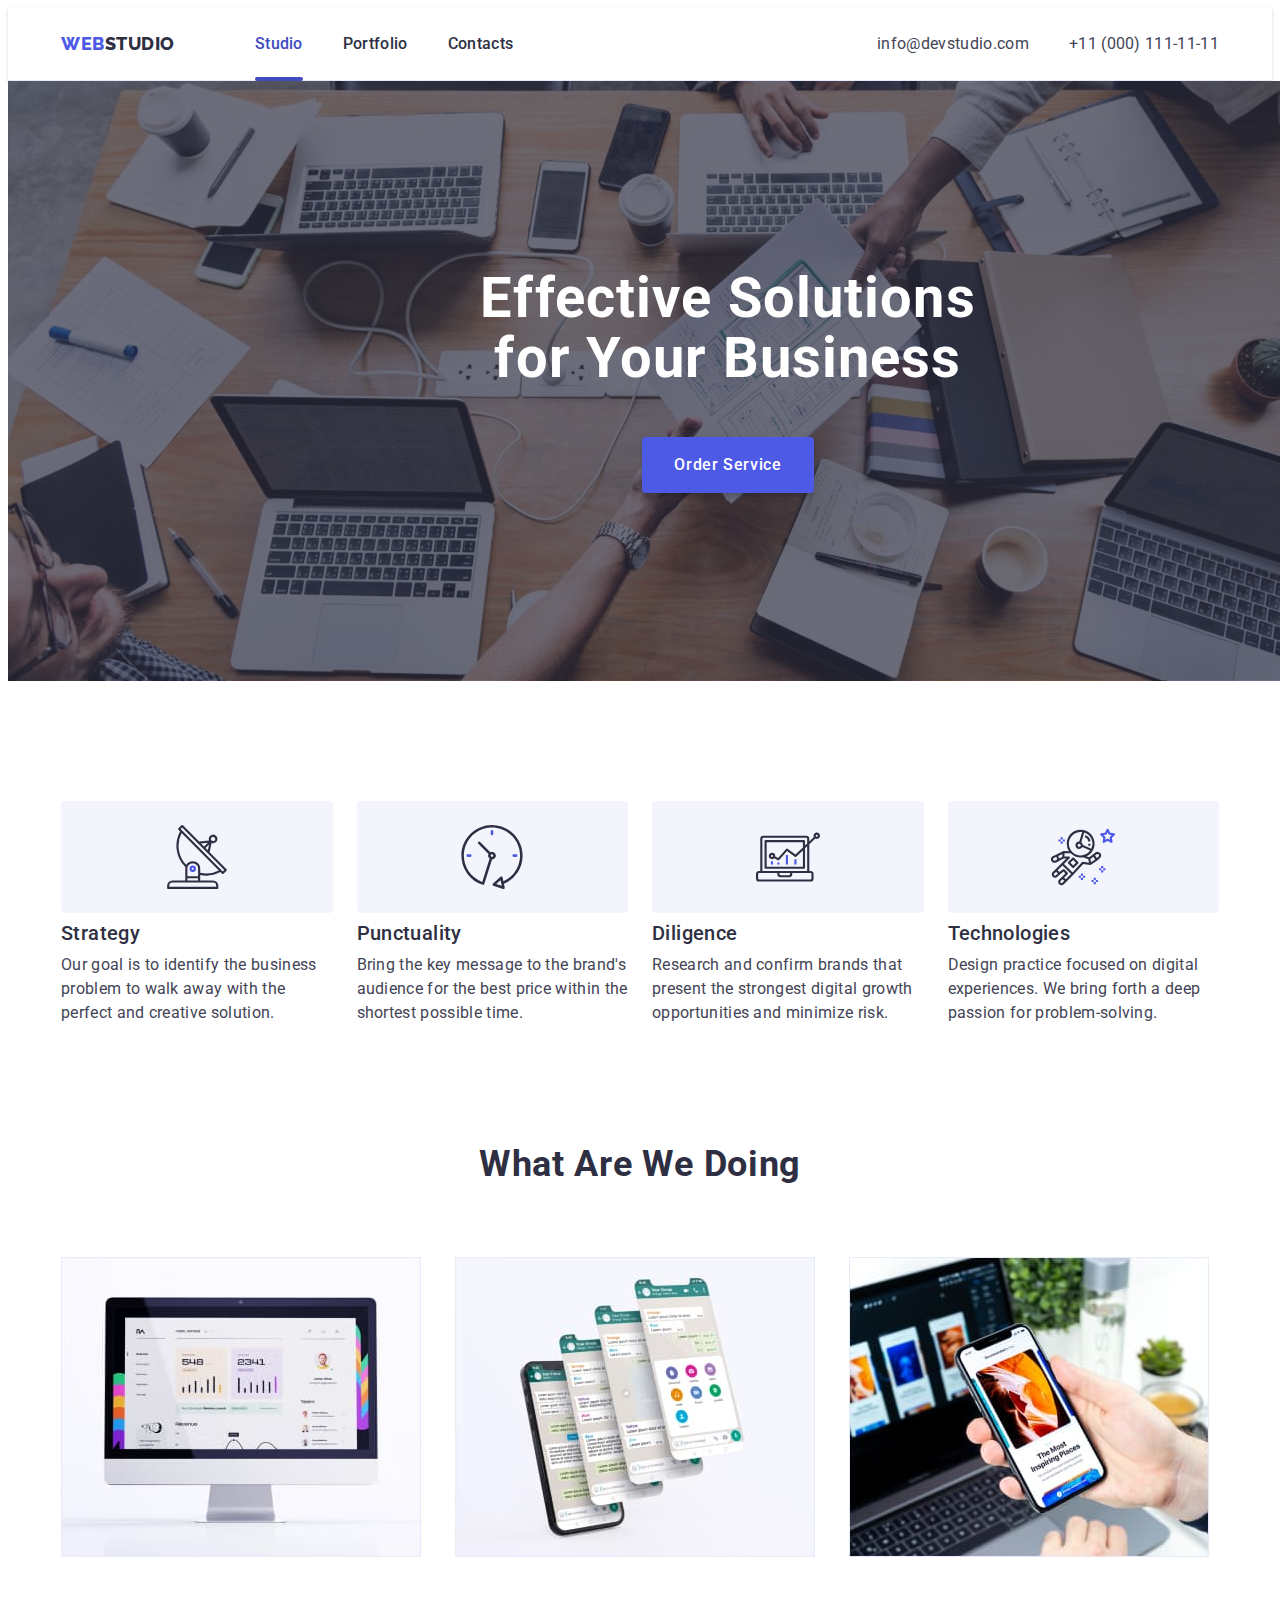
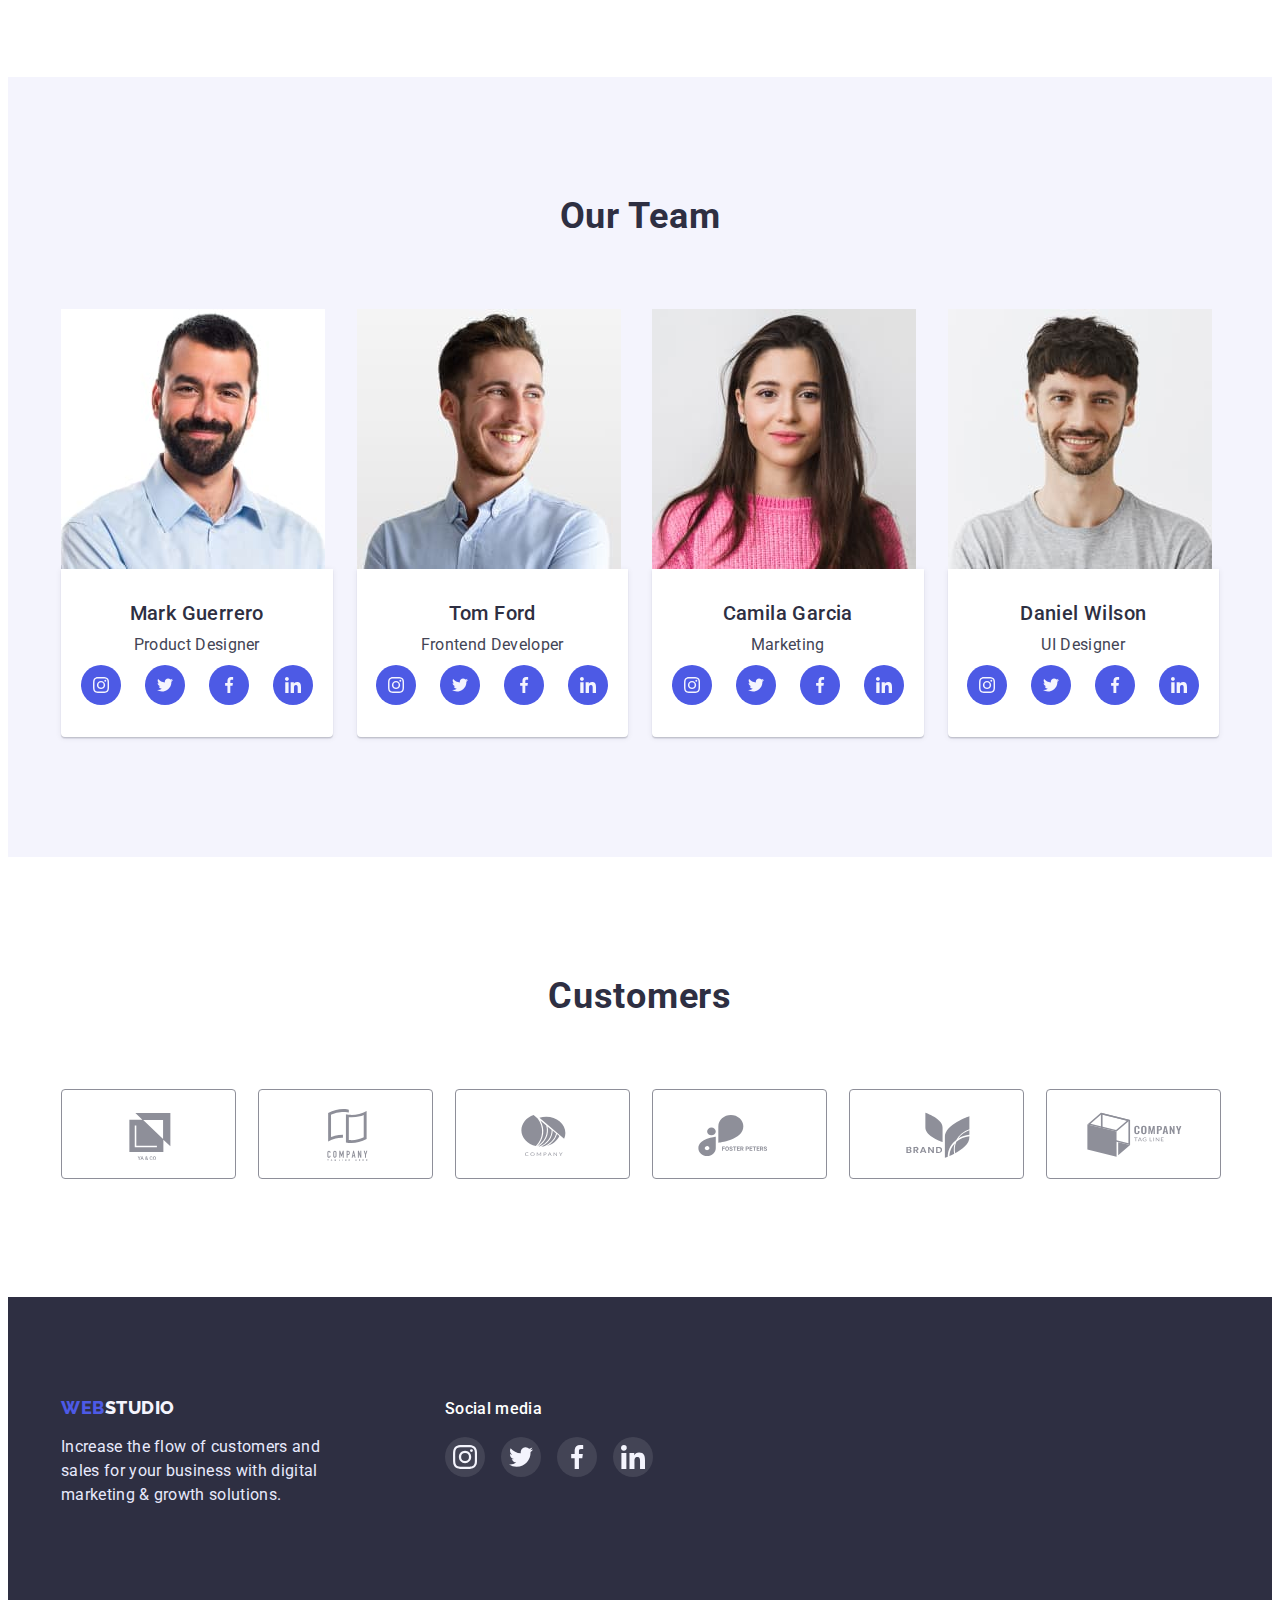
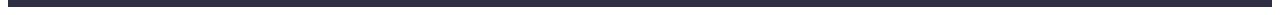
<file: index.html>
<!DOCTYPE html>
<html lang="en">
  <head>
    <meta charset="UTF-8" />
    <meta http-equiv="X-UA-Compatible" content="IE=edge" />
    <meta name="viewport" content="width=device-width, initial-scale=1.0" />
    <title>WebStudio</title>
    <link rel="preconnect" href="https://fonts.googleapis.com" />
    <link rel="preconnect" href="https://fonts.gstatic.com" crossorigin />
    <link
      href="https://fonts.googleapis.com/css2?family=Raleway:wght@800&family=Roboto:wght@400;500;700;900&display=swap"
      rel="stylesheet"
    />
    <link
      rel="stylesheet"
      href="https://cdnjs.cloudflare.com/ajax/libs/modern-normalize/1.1.0/modern-normalize.min.css"
      integrity="sha512-wpPYUAdjBVSE4KJnH1VR1HeZfpl1ub8YT/NKx4PuQ5NmX2tKuGu6U/JRp5y+Y8XG2tV+wKQpNHVUX03MfMFn9Q=="
      crossorigin="anonymous"
      referrerpolicy="no-referrer"
    />
    <link rel="stylesheet" href="./css/styles.css" />
  </head>
  <body>
    <header class="header">
      <div class="container header-container">
        <nav class="header-nav">
          <a class="header-logo link" href="./index.html"
            >WEB<span class="header-logo-part">Studio</span></a
          >
          <ul class="header-list list">
            <li class="header-item">
              <a class="header-link current link" href="./index.html">Studio</a>
            </li>
            <li class="header-item">
              <a class="header-link link" href="./portfolio.html">Portfolio</a>
            </li>
            <li class="header-item">
              <a class="header-link link" href="">Contacts</a>
            </li>
          </ul>
        </nav>
        <address class="address">
          <ul class="header-contact-list list">
            <li class="header-contact-item">
              <a
                class="header-contact-link link"
                href="mailto:info@devstudio.com"
                >info@devstudio.com</a
              >
            </li>
            <li class="header-contact-item">
              <a class="header-contact-link link" href="tel:+110001111111"
                >+11 (000) 111-11-11</a
              >
            </li>
          </ul>
        </address>
      </div>
    </header>
    <main>
      <section class="hero">
        <div class="container hero-container">
          <h1 class="hero-title">Effective Solutions for Your Business</h1>
          <button type="button" data-modal-open class="hero-btn">
            Order Service
          </button>
        </div>
      </section>
      <section class="qualities section">
        <div class="container qualities-container">
          <h2 hidden class="qualities-title">Advantages</h2>
          <ul class="qualities-list list">
            <li class="qualities-item">
              <div class="qualities-icon-box">
                <svg class="qualities-icon" width="64" height="64">
                  <use href="./images/icons.svg#icon-antenna"></use>
                </svg>
              </div>
              <h3 class="qualities-name">Strategy</h3>
              <p class="qualities-text">
                Our goal is to identify the business problem to walk away with
                the perfect and creative solution.
              </p>
            </li>
            <li class="qualities-item">
              <div class="qualities-icon-box">
                <svg class="qualities-icon" width="64" height="64">
                  <use href="./images/icons.svg#icon-clock"></use>
                </svg>
              </div>
              <h3 class="qualities-name">Punctuality</h3>
              <p class="qualities-text">
                Bring the key message to the brand's audience for the best price
                within the shortest possible time.
              </p>
            </li>
            <li class="qualities-item">
              <div class="qualities-icon-box">
                <svg class="qualities-icon" width="64" height="64">
                  <use href="./images/icons.svg#icon-diagram"></use>
                </svg>
              </div>
              <h3 class="qualities-name">Diligence</h3>
              <p class="qualities-text">
                Research and confirm brands that present the strongest digital
                growth opportunities and minimize risk.
              </p>
            </li>
            <li class="qualities-item">
              <div class="qualities-icon-box">
                <svg class="qualities-icon" width="64" height="64">
                  <use href="./images/icons.svg#icon-astronaut"></use>
                </svg>
              </div>
              <h3 class="qualities-name">Technologies</h3>
              <p class="qualities-text">
                Design practice focused on digital experiences. We bring forth a
                deep passion for problem-solving.
              </p>
            </li>
          </ul>
        </div>
      </section>
      <section class="creation section">
        <div class="container">
          <h2 class="creation-title">What Are We Doing</h2>
          <ul class="creation-list list">
            <li class="creation-item">
              <img src="./images/computer.jpg" alt="computer" width="360" />
            </li>
            <li class="creation-item">
              <img src="./images/messenger.jpg" alt="messenger" width="360" />
            </li>
            <li class="creation-item">
              <img src="./images/phone.jpg" alt="phone" width="360" />
            </li>
          </ul>
        </div>
      </section>
      <section class="team section">
        <div class="container team-container">
          <h2 class="team-title">Our Team</h2>
          <ul class="team-list list">
            <li class="team-item">
              <img src="./images/mark.jpg" alt="Mark Guerrero" width="264" />
              <div class="team-text">
                <h3 class="team-worker-name">Mark Guerrero</h3>
                <p class="team-worker-position">Product Designer</p>
                <ul class="team-soc-list list">
                  <li class="team-soc-item">
                    <a class="team-soc-link link" href>
                      <svg class="team-soc-icon" width="16" height="16">
                        <use href="./images/icons.svg#icon-instagram"></use>
                      </svg>
                    </a>
                  </li>
                  <li class="team-soc-item">
                    <a class="team-soc-link link" href>
                      <svg class="team-soc-icon" width="16" height="16">
                        <use href="./images/icons.svg#icon-twitter"></use>
                      </svg>
                    </a>
                  </li>
                  <li class="team-soc-item">
                    <a class="team-soc-link link" href>
                      <svg class="team-soc-icon" width="16" height="16">
                        <use href="./images/icons.svg#icon-facebook"></use>
                      </svg>
                    </a>
                  </li>
                  <li class="team-soc-item">
                    <a class="team-soc-link link" href>
                      <svg class="team-soc-icon" width="16" height="16">
                        <use href="./images/icons.svg#icon-linkedin"></use>
                      </svg>
                    </a>
                  </li>
                </ul>
              </div>
            </li>
            <li class="team-item">
              <img src="./images/tom.jpg" alt="Tom Ford" width="264" />
              <div class="team-text">
                <h3 class="team-worker-name">Tom Ford</h3>
                <p class="team-worker-position">Frontend Developer</p>
                <ul class="team-soc-list list">
                  <li class="team-soc-item">
                    <a class="team-soc-link link" href>
                      <svg class="team-soc-icon" width="16" height="16">
                        <use href="./images/icons.svg#icon-instagram"></use>
                      </svg>
                    </a>
                  </li>
                  <li class="team-soc-item">
                    <a class="team-soc-link link" href>
                      <svg class="team-soc-icon" width="16" height="16">
                        <use href="./images/icons.svg#icon-twitter"></use>
                      </svg>
                    </a>
                  </li>
                  <li class="team-soc-item">
                    <a class="team-soc-link link" href>
                      <svg class="team-soc-icon" width="16" height="16">
                        <use href="./images/icons.svg#icon-facebook"></use>
                      </svg>
                    </a>
                  </li>
                  <li class="team-soc-item">
                    <a class="team-soc-link link" href>
                      <svg class="team-soc-icon" width="16" height="16">
                        <use href="./images/icons.svg#icon-linkedin"></use>
                      </svg>
                    </a>
                  </li>
                </ul>
              </div>
            </li>
            <li class="team-item">
              <img src="./images/camila.jpg" alt="Camila Garcia" width="264" />
              <div class="team-text">
                <h3 class="team-worker-name">Camila Garcia</h3>
                <p class="team-worker-position">Marketing</p>
                <ul class="team-soc-list list">
                  <li class="team-soc-item">
                    <a class="team-soc-link link" href>
                      <svg class="team-soc-icon" width="16" height="16">
                        <use href="./images/icons.svg#icon-instagram"></use>
                      </svg>
                    </a>
                  </li>
                  <li class="team-soc-item">
                    <a class="team-soc-link link" href>
                      <svg class="team-soc-icon" width="16" height="16">
                        <use href="./images/icons.svg#icon-twitter"></use>
                      </svg>
                    </a>
                  </li>
                  <li class="team-soc-item">
                    <a class="team-soc-link link" href>
                      <svg class="team-soc-icon" width="16" height="16">
                        <use href="./images/icons.svg#icon-facebook"></use>
                      </svg>
                    </a>
                  </li>
                  <li class="team-soc-item">
                    <a class="team-soc-link link" href>
                      <svg class="team-soc-icon" width="16" height="16">
                        <use href="./images/icons.svg#icon-linkedin"></use>
                      </svg>
                    </a>
                  </li>
                </ul>
              </div>
            </li>
            <li class="team-item">
              <img src="./images/daniel.jpg" alt="Daniel Wilson" width="264" />
              <div class="team-text">
                <h3 class="team-worker-name">Daniel Wilson</h3>
                <p class="team-worker-position">UI Designer</p>
                <ul class="team-soc-list list">
                  <li class="team-soc-item">
                    <a class="team-soc-link link" href>
                      <svg class="team-soc-icon" width="16" height="16">
                        <use href="./images/icons.svg#icon-instagram"></use>
                      </svg>
                    </a>
                  </li>
                  <li class="team-soc-item">
                    <a class="team-soc-link link" href>
                      <svg class="team-soc-icon" width="16" height="16">
                        <use href="./images/icons.svg#icon-twitter"></use>
                      </svg>
                    </a>
                  </li>
                  <li class="team-soc-item">
                    <a class="team-soc-link link" href>
                      <svg class="team-soc-icon" width="16" height="16">
                        <use href="./images/icons.svg#icon-facebook"></use>
                      </svg>
                    </a>
                  </li>
                  <li class="team-soc-item">
                    <a class="team-soc-link link" href>
                      <svg class="team-soc-icon" width="16" height="16">
                        <use href="./images/icons.svg#icon-linkedin"></use>
                      </svg>
                    </a>
                  </li>
                </ul>
              </div>
            </li>
          </ul>
        </div>
      </section>
      <section class="customers section">
        <div class="container customers-container">
          <h2 class="customers-title">Customers</h2>
          <ul class="customers-list list">
            <li class="customers-item">
              <a class="customers-link link" href>
                <svg class="customers-icon" width="104" height="56">
                  <use href="./images/icons.svg#icon-Logo-1"></use>
                </svg>
              </a>
            </li>
            <li class="customers-item">
              <a class="customers-link link" href="">
                <svg class="customers-icon" width="104" height="56">
                  <use href="./images/icons.svg#icon-Logo-2"></use>
                </svg>
              </a>
            </li>
            <li class="customers-item">
              <a class="customers-link link" href="">
                <svg class="customers-icon" width="104" height="56">
                  <use href="./images/icons.svg#icon-Logo-3"></use>
                </svg>
              </a>
            </li>
            <li class="customers-item">
              <a class="customers-link link" href="">
                <svg class="customers-icon" width="104" height="56">
                  <use href="./images/icons.svg#icon-Logo-4"></use>
                </svg>
              </a>
            </li>
            <li class="customers-item">
              <a class="customers-link link" href="">
                <svg class="customers-icon" width="104" height="56">
                  <use href="./images/icons.svg#icon-Logo-5"></use>
                </svg>
              </a>
            </li>
            <li class="customers-item">
              <a class="customers-link link" href="">
                <svg class="customers-icon" width="104" height="56">
                  <use href="./images/icons.svg#icon-Logo-6"></use>
                </svg>
              </a>
            </li>
          </ul>
        </div>
      </section>
    </main>
    <footer class="footer">
      <div class="container footer-container">
        <div class="footer-info">
          <a class="footer-logo link" href="./index.html"
            >WEB<span class="footer-logo-part">Studio</span></a
          >
          <p class="footer-text">
            Increase the flow of customers and sales for your business with
            digital marketing & growth solutions.
          </p>
        </div>
        <div class="footer-soc">
          <h3 class="footer-soc-title">Social media</h3>
          <ul class="footer-soc-list list">
            <li class="footer-soc-item">
              <a class="footer-soc-link link" href>
                <svg class="customers-icon" width="24" height="24">
                  <use href="./images/icons.svg#icon-instagram"></use>
                </svg>
              </a>
            </li>
            <li class="footer-soc-item">
              <a class="footer-soc-link link" href>
                <svg class="footer-soc-icon" width="24" height="24">
                  <use href="./images/icons.svg#icon-twitter"></use>
                </svg>
              </a>
            </li>
            <li class="footer-soc-item">
              <a class="footer-soc-link link" href>
                <svg class="footer-soc-icon" width="24" height="24">
                  <use href="./images/icons.svg#icon-facebook"></use>
                </svg>
              </a>
            </li>
            <li class="footer-soc-item">
              <a class="footer-soc-link link" href>
                <svg class="footer-soc-icon" width="24" height="24">
                  <use href="./images/icons.svg#icon-linkedin"></use>
                </svg>
              </a>
            </li>
          </ul>
        </div>
      </div>
    </footer>
    <div class="backdrop is-hidden" data-modal>
      <div class="modal">
        <div class="modal-close">
          <button type="button" class="modal-close-btn" data-modal-close>
            <svg class="modal-close-sign" width="8" height="8">
              <use href="./images/icons.svg#icon-close-black"></use>
            </svg>
          </button>
        </div>
      </div>
    </div>
    <script src="./js/modal.js"></script>
  </body>
</html>
</file>
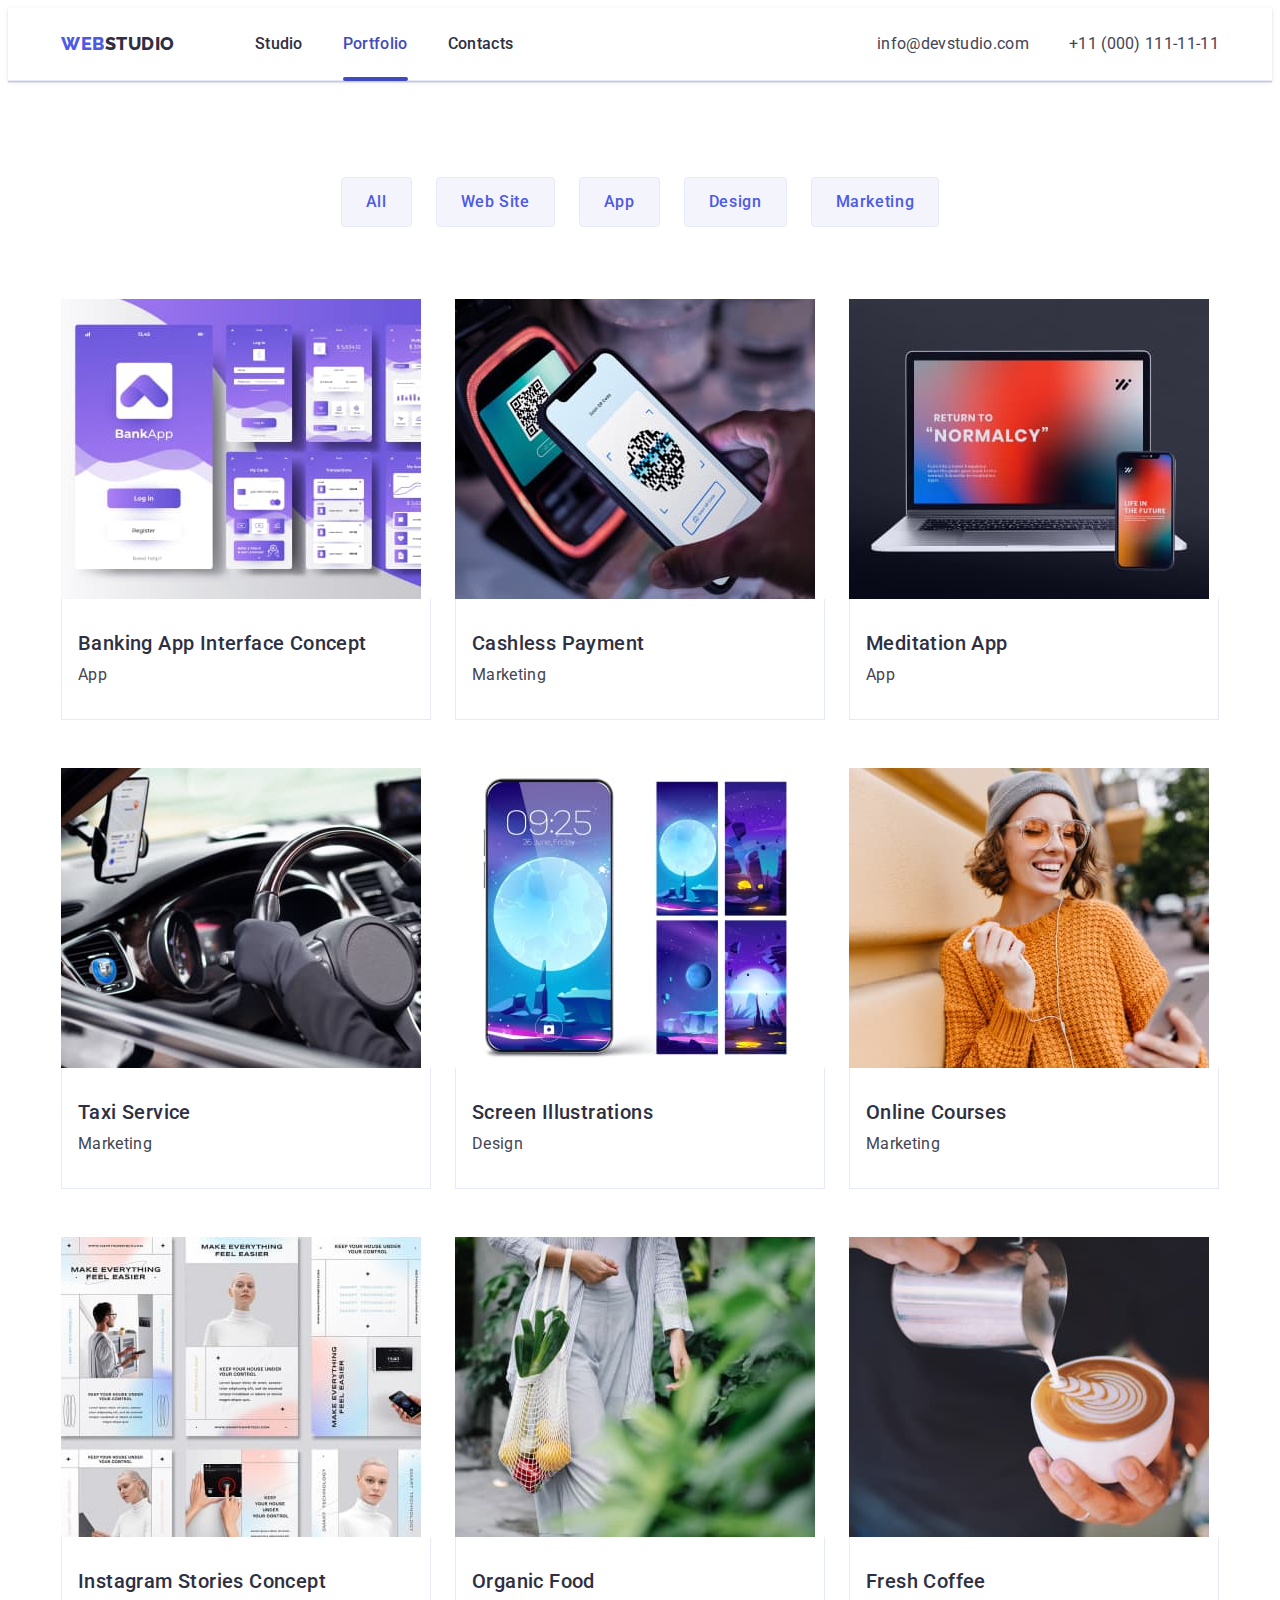
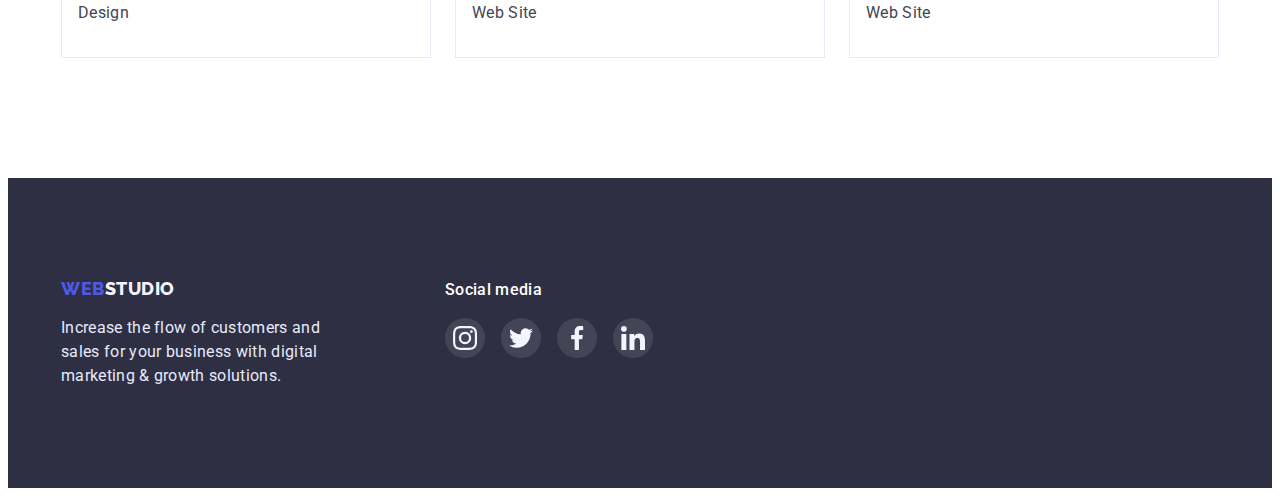
<file: portfolio.html>
<!DOCTYPE html>
<html lang="en">
  <head>
    <meta charset="UTF-8" />
    <meta http-equiv="X-UA-Compatible" content="IE=edge" />
    <meta name="viewport" content="width=device-width, initial-scale=1.0" />
    <title>WebStudio</title>
    <link rel="preconnect" href="https://fonts.googleapis.com" />
    <link rel="preconnect" href="https://fonts.gstatic.com" crossorigin />
    <link
      href="https://fonts.googleapis.com/css2?family=Raleway:wght@800&family=Roboto:wght@400;500;700;900&display=swap"
      rel="stylesheet"
    />
    <link
      rel="stylesheet"
      href="https://cdnjs.cloudflare.com/ajax/libs/modern-normalize/1.1.0/modern-normalize.min.css"
      integrity="sha512-wpPYUAdjBVSE4KJnH1VR1HeZfpl1ub8YT/NKx4PuQ5NmX2tKuGu6U/JRp5y+Y8XG2tV+wKQpNHVUX03MfMFn9Q=="
      crossorigin="anonymous"
      referrerpolicy="no-referrer"
    />
    <link rel="stylesheet" href="./css/styles.css" />
  </head>
  <body>
    <header class="header">
      <div class="container header-container">
        <nav class="header-nav">
          <a class="header-logo link" href="./index.html"
            >WEB<span class="header-logo-part">Studio</span></a
          >
          <ul class="header-list list">
            <li class="header-item">
              <a class="header-link link" href="./index.html">Studio</a>
            </li>
            <li class="header-item">
              <a class="header-link link current" href="./portfolio.html"
                >Portfolio</a
              >
            </li>
            <li class="header-item">
              <a class="header-link link" href="">Contacts</a>
            </li>
          </ul>
        </nav>
        <address class="address">
          <ul class="header-contact-list list">
            <li class="header-contact-item">
              <a
                class="header-contact-link link"
                href="mailto:info@devstudio.com"
                >info@devstudio.com</a
              >
            </li>
            <li class="header-contact-item">
              <a class="header-contact-link link" href="tel:+110001111111"
                >+11 (000) 111-11-11</a
              >
            </li>
          </ul>
        </address>
      </div>
    </header>
    <main>
      <section class="portfolio section">
        <div class="container portfolio-container">
          <h1 hidden class="portfolio-title">Portfolio</h1>
          <ul class="portfolio-btn-list list">
            <li class="portfolio-btn-item">
              <button type="button" class="portfolio-btn">All</button>
            </li>
            <li class="portfolio-btn-item">
              <button type="button" class="portfolio-btn">Web Site</button>
            </li>
            <li class="portfolio-btn-item">
              <button type="button" class="portfolio-btn">App</button>
            </li>
            <li class="portfolio-btn-item">
              <button type="button" class="portfolio-btn">Design</button>
            </li>
            <li class="portfolio-btn-item">
              <button type="button" class="portfolio-btn">Marketing</button>
            </li>
          </ul>
          <ul class="portfolio-card-list list">
            <li class="portfolio-card-item">
              <a class="portfolio-card-link link" href="">
                <div class="portfolio-card-top-wrap">
                  <img
                    src="./images/bank-app.jpg"
                    alt="Banking app interface"
                    width="360"
                  />
                  <p class="portfolio-card-cover-text">
                    14 Stylish and User-Friendly App Design Concepts · Task
                    Manager App · Calorie Tracker App · Exotic Fruit Ecommerce
                    App · Cloud Storage App
                  </p>
                </div>
                <div class="portfolio-card-content">
                  <h2 class="portfolio-card-title">
                    Banking App Interface Concept
                  </h2>
                  <p class="portfolio-card-text">App</p>
                </div>
              </a>
            </li>
            <li class="portfolio-card-item">
              <a class="portfolio-card-link link" href="">
                <div class="portfolio-card-top-wrap">
                  <img
                    src="./images/payment.jpg"
                    alt="Cashless payment"
                    width="360"
                  />
                  <p class="portfolio-card-cover-text">
                    14 Stylish and User-Friendly App Design Concepts · Task
                    Manager App · Calorie Tracker App · Exotic Fruit Ecommerce
                    App · Cloud Storage App
                  </p>
                </div>
                <div class="portfolio-card-content">
                  <h2 class="portfolio-card-title">Cashless Payment</h2>
                  <p class="portfolio-card-text">Marketing</p>
                </div>
              </a>
            </li>
            <li class="portfolio-card-item">
              <a class="portfolio-card-link link" href="">
                <div class="portfolio-card-top-wrap">
                  <img
                    src="./images/maditation-app.jpg"
                    alt="Laptop and phone with a meditation app"
                    width="360"
                  />
                  <p class="portfolio-card-cover-text">
                    14 Stylish and User-Friendly App Design Concepts · Task
                    Manager App · Calorie Tracker App · Exotic Fruit Ecommerce
                    App · Cloud Storage App
                  </p>
                </div>
                <div class="portfolio-card-content">
                  <h2 class="portfolio-card-title">Meditation App</h2>
                  <p class="portfolio-card-text">App</p>
                </div>
              </a>
            </li>
            <li class="portfolio-card-item">
              <a class="portfolio-card-link link" href="">
                <div class="portfolio-card-top-wrap">
                  <img src="./images/taxi-service.jpg" alt="Taxi" width="360" />
                  <p class="portfolio-card-cover-text">
                    14 Stylish and User-Friendly App Design Concepts · Task
                    Manager App · Calorie Tracker App · Exotic Fruit Ecommerce
                    App · Cloud Storage App
                  </p>
                </div>
                <div class="portfolio-card-content">
                  <h2 class="portfolio-card-title">Taxi Service</h2>
                  <p class="portfolio-card-text">Marketing</p>
                </div>
              </a>
            </li>
            <li class="portfolio-card-item">
              <a class="portfolio-card-link link" href="">
                <div class="portfolio-card-top-wrap">
                  <img
                    src="./images/screens.jpg"
                    alt="Phone screens"
                    width="360"
                  />
                  <p class="portfolio-card-cover-text">
                    14 Stylish and User-Friendly App Design Concepts · Task
                    Manager App · Calorie Tracker App · Exotic Fruit Ecommerce
                    App · Cloud Storage App
                  </p>
                </div>
                <div class="portfolio-card-content">
                  <h2 class="portfolio-card-title">Screen Illustrations</h2>
                  <p class="portfolio-card-text">Design</p>
                </div>
              </a>
            </li>
            <li class="portfolio-card-item">
              <a class="portfolio-card-link link" href="">
                <div class="portfolio-card-top-wrap">
                  <img
                    src="./images/online-courses.jpg"
                    alt="Communication by phone"
                    width="360"
                  />
                  <p class="portfolio-card-cover-text">
                    14 Stylish and User-Friendly App Design Concepts · Task
                    Manager App · Calorie Tracker App · Exotic Fruit Ecommerce
                    App · Cloud Storage App
                  </p>
                </div>
                <div class="portfolio-card-content">
                  <h2 class="portfolio-card-title">Online Courses</h2>
                  <p class="portfolio-card-text">Marketing</p>
                </div>
              </a>
            </li>
            <li class="portfolio-card-item">
              <a class="portfolio-card-link link" href="">
                <div class="portfolio-card-top-wrap">
                  <img
                    src="./images/inst-stories.jpg"
                    alt="Instagram stories"
                    width="360"
                  />
                  <p class="portfolio-card-cover-text">
                    14 Stylish and User-Friendly App Design Concepts · Task
                    Manager App · Calorie Tracker App · Exotic Fruit Ecommerce
                    App · Cloud Storage App
                  </p>
                </div>
                <div class="portfolio-card-content">
                  <h2 class="portfolio-card-title">
                    Instagram Stories Concept
                  </h2>
                  <p class="portfolio-card-text">Design</p>
                </div>
              </a>
            </li>
            <li class="portfolio-card-item">
              <a class="portfolio-card-link link" href="">
                <div class="portfolio-card-top-wrap">
                  <img
                    src="./images/food.jpg"
                    alt="Vegetables and fruits"
                    width="360"
                  />
                  <p class="portfolio-card-cover-text">
                    14 Stylish and User-Friendly App Design Concepts · Task
                    Manager App · Calorie Tracker App · Exotic Fruit Ecommerce
                    App · Cloud Storage App
                  </p>
                </div>
                <div class="portfolio-card-content">
                  <h2 class="portfolio-card-title">Organic Food</h2>
                  <p class="portfolio-card-text">Web Site</p>
                </div>
              </a>
            </li>
            <li class="portfolio-card-item">
              <a class="portfolio-card-link link" href="">
                <div class="portfolio-card-top-wrap">
                  <img
                    src="./images/coffee.jpg"
                    alt="Cup of coffee"
                    width="360"
                  />
                  <p class="portfolio-card-cover-text">
                    14 Stylish and User-Friendly App Design Concepts · Task
                    Manager App · Calorie Tracker App · Exotic Fruit Ecommerce
                    App · Cloud Storage App
                  </p>
                </div>
                <div class="portfolio-card-content">
                  <h2 class="portfolio-card-title">Fresh Coffee</h2>
                  <p class="portfolio-card-text">Web Site</p>
                </div>
              </a>
            </li>
          </ul>
        </div>
      </section>
    </main>
    <footer class="footer">
      <div class="container footer-container">
        <div class="footer-info">
          <a class="footer-logo link" href="./index.html"
            >WEB<span class="footer-logo-part">Studio</span></a
          >
          <p class="footer-text">
            Increase the flow of customers and sales for your business with
            digital marketing & growth solutions.
          </p>
        </div>
        <div class="footer-soc">
          <h3 class="footer-soc-title">Social media</h3>
          <ul class="footer-soc-list list">
            <li class="footer-soc-item">
              <a class="footer-soc-link link" href>
                <svg class="customers-icon" width="24" height="24">
                  <use href="./images/icons.svg#icon-instagram"></use>
                </svg>
              </a>
            </li>
            <li class="footer-soc-item">
              <a class="footer-soc-link link" href>
                <svg class="footer-soc-icon" width="24" height="24">
                  <use href="./images/icons.svg#icon-twitter"></use>
                </svg>
              </a>
            </li>
            <li class="footer-soc-item">
              <a class="footer-soc-link link" href>
                <svg class="footer-soc-icon" width="24" height="24">
                  <use href="./images/icons.svg#icon-facebook"></use>
                </svg>
              </a>
            </li>
            <li class="footer-soc-item">
              <a class="footer-soc-link link" href>
                <svg class="footer-soc-icon" width="24" height="24">
                  <use href="./images/icons.svg#icon-linkedin"></use>
                </svg>
              </a>
            </li>
          </ul>
        </div>
      </div>
    </footer>
  </body>
</html>
</file>
<file: css/styles.css>
:root{
    --first-main-color: #2E2F42;
    --second-main-color: #434455;
    --third-main-color: #4D5AE5;
    --hover-color: #404BBF;
    --white-color: #FFFFFF;
    --cloud-color: #F4F4FD;
    --cornflower-color: #E7E9FC;
    --green-color: #31D0AA;
    --helper-text-color: #8E8F99;
    --modal-color: #FCFCFC;
}

p,
h1,
h2,
h3,
h4,
h5,
h6{
   margin: 0; 
}

ul{
    padding-left: 0;
    margin: 0;
}

body{
    font-family:'Roboto', sans-serif;
}

.link{
    text-decoration: none;
}

.list{
    list-style: none;
}

.container{
    max-width: 1158px;
    padding-left: 15px;
    padding-right: 15px;
    margin-left: auto;
    margin-right: auto;
    /* outline: 2px solid red; */
}

.section{
    padding-top: 120px;
    padding-bottom: 120px;
}

img{
    display: block;
    max-width: 100%;
    height: auto;
}

/* -------------------HEADER-------------------- */

.header{
  padding-top: 24px;
  padding-bottom: 24px;
  border-bottom: 1px solid #E7E9FC;
  box-shadow: 0px 2px 1px rgba(46, 47, 66, 0.08), 0px 1px 1px rgba(46, 47, 66, 0.16), 0px 1px 6px rgba(46, 47, 66, 0.08);
}

.header-container{
    display: flex;
    align-items: center;
}

.header-nav{
    display: flex;
    align-items: center;
    margin-right: auto;
}

.header-logo{
    font-family: 'Raleway', sans-serif;
    font-weight: 800;
    font-size: 18px;
    line-height: 1.17;
    letter-spacing: 0.03em;
    text-transform: uppercase;
    color: var(--third-main-color);
    margin-right: 80px;
}

.header-logo-part{
    color: var(--first-main-color);
}

.header-list{
    display: flex;
    gap: 40px;
}

.header-link{
    position: relative;
    font-weight: 500;
    font-size: 16px;
    line-height: 1.5;
    letter-spacing: 0.02em;
    color: var(--first-main-color);
    transition: color 250ms cubic-bezier(0.4, 0, 0.2, 1);
}

.current.header-link{
    color: var(--hover-color);
}

.current.header-link::after{
    content: '';
    display: block;
    position: absolute;
    top: 43px;
    width: 100%;
    height: 4px;
    background-color: var(--hover-color);
    border-radius: 2px;
}

.header-link:hover,
.header-link:focus {
    color: var(--hover-color);
}

.header-contact-link{
    font-weight: 400;
    font-size: 16px;
    line-height: 1.5;
    letter-spacing: 0.02em;
    color: var(--second-main-color);
    transition: color 250ms cubic-bezier(0.4, 0, 0.2, 1);
}

.header-contact-link:hover,
.header-contact-link:focus:focus {
    color: var(--hover-color);
}

.address{
    font-style: normal;
}

.header-contact-list{
    display: flex;
    gap: 40px;
}

/* ----------------------HERO------------------- */

.hero{
    background-image: linear-gradient(rgba(46, 47, 66, 0.7), rgba(46, 47, 66, 0.7)), url(../images/hero-bg.jpg);
    background-repeat: no-repeat;
    background-position: center;
    background-size: cover;
    text-align: center;
    padding-top: 188px;
    padding-bottom: 188px;
    width: 1440px;
    margin-left: auto;
    margin-right: auto;
}

.hero-title{
    font-size: 56px;
    line-height: 1.07;
    letter-spacing: 0.02em;
    color: var(--white-color);
    margin-bottom: 48px;
    width: 496px;
    margin-left: auto;
    margin-right: auto;
} 

.hero-btn{
    font-family: 'Roboto', sans-serif;
    font-weight: 500;
    font-size: 16px;
    line-height: 1.5;
    letter-spacing: 0.04em;
    color: var(--white-color);
    background-color: var(--third-main-color);
    cursor: pointer;
    padding: 16px 32px;
    box-shadow: 0px 4px 4px rgba(0, 0, 0, 0.15);
    border-radius: 4px;
    border: 0;
    transition: background-color 250ms cubic-bezier(0.4, 0, 0.2, 1);
}

.hero-btn:hover,
.hero-btn:focus{
    background-color: var(--hover-color);
}

/* -----------------QUALITIES------------------ */

.qualities-item{
    max-width: calc((100% - 72px) / 4);
}

.qualities-list{
    display: flex;
    align-items: center;
    gap: 24px;
}

.qualities-icon-box{
   
    height: 112px;
    background-color: var(--cloud-color);
    border-radius: 4px;
    display: flex;
    align-items: center;
    justify-content: center;
    margin-bottom: 8px;
}

.qualities-name{
    font-weight: 500;
    font-size: 20px;
    line-height: 1.2;
    letter-spacing: 0.02em;
    color: var(--first-main-color);
    margin-bottom: 8px;
}

.qualities-text{
    font-size: 16px;
    line-height: 1.5;
    letter-spacing: 0.02em;
    color: var(--second-main-color); 
}

/* -----------------CREATION------------------- */

.creation{
    padding-top: 0;
}

.creation-title{
    font-size: 36px;
    line-height: 1.11;
    letter-spacing: 0.02em;
    text-align: center;
    text-transform: capitalize;
    color: var(--first-main-color);
    margin-bottom: 72px;
}

.creation-list{
    display: flex;
    align-items: center;
    gap: 24px;
}

.creation-item{
    width: calc((100% - 48px) / 3);
}

/* --------------------TEAM-------------------- */

.team{
    background: var(--cloud-color);
}

.team-list{
    display: flex;
    gap: 24px;
}

.team-item{
    width: calc((100% - 72px) / 4);
}

.team-text{
    padding: 32px 0;
    background: var(--white-color);
    box-shadow: 0px 1px 6px rgba(46, 47, 66, 0.08), 0px 1px 1px rgba(46, 47, 66, 0.16), 0px 2px 1px rgba(46, 47, 66, 0.08);
    border-radius: 0px 0px 4px 4px;
}

.team-title{
    font-size: 36px;
    line-height: 1.11;
    letter-spacing: 0.02em;
    text-align: center;
    text-transform: capitalize;
    color: var(--first-main-color);
    margin-bottom: 72px;
}

.team-worker-name{
    font-weight: 500;
    font-size: 20px;
    line-height: 1.2;
    letter-spacing: 0.02em;
    color: var(--first-main-color);
    text-align: center;
    margin-bottom: 8px;
}

.team-worker-position{
    line-height: 1.5;
    letter-spacing: 0.02em;
    color: var(--second-main-color);
    text-align: center;
    margin-bottom: 8px;
}

.team-soc-list{
    display: flex;
    justify-content: center;
    gap: 24px;
}

.team-soc-item{
    width: 40px;
    height: 40px;
}

.team-soc-link{
    width: 100%;
    height: 100%;
    border-radius: 50%;
    background-color: var(--third-main-color);
    display: flex;
    align-items: center;
    justify-content: center;
    fill: var(--cloud-color);
    transition: background-color 250ms cubic-bezier(0.4, 0, 0.2, 1);
}

.team-soc-link:hover,
.team-soc-link:focus{
    background-color: var(--hover-color);
}

/* ---------------------CUSTOMERS--------------------- */

.customers-title{
    font-size: 36px;
    line-height: 1.11;
    text-align: center;
    letter-spacing: 0.02em;
    text-transform: capitalize;
    color: var(--first-main-color);
    margin-bottom: 72px;
}

.customers-list{
    display: flex;
    justify-content: center;
    gap: 24px;
}

.customers-item{
    width: calc((100% - 120px) / 6);
    height: 88px;
}

.customers-link{
    width: 100%;
    height: 100%;
    border: 1px solid var(--helper-text-color);
    border-radius: 4px;
    display: flex;
    align-items: center;
    justify-content: center;
    fill: var(--helper-text-color);
    transition: border-color 250ms cubic-bezier(0.4, 0, 0.2, 1);
}

.customers-icon{
    transition: fill 250ms cubic-bezier(0.4, 0, 0.2, 1);
}

.customers-link:hover,
.customers-link:focus{
    border-color: var(--hover-color);
}

.customers-link:hover .customers-icon,
.customers-link:focus .customers-icon{
    fill: var(--hover-color);
}

/* --------------------FOOTER------------------ */

.footer{
    background-color: var(--first-main-color);
    padding-top: 100px;
    padding-bottom: 100px;
}

.footer-container{
    display: flex;
    /* gap: 120px; */
}

.footer-info{
    margin-right: 120px;
}

.footer-logo{
    font-family: 'Raleway', sans-serif;
    font-weight: 800;
    font-size: 18px;
    line-height: 1.17;
    letter-spacing: 0.03em;
    text-transform: uppercase;
    color: var(--third-main-color);
}

.footer-logo-part{
    font-family: 'Raleway', sans-serif;
    font-size: 18px;
    line-height: 1.16;
    letter-spacing: 0.03em;
    text-transform: uppercase;
    color: var(--cloud-color);
}

.footer-text{
    line-height: 1.5;
    letter-spacing: 0.02em;
    color: var(--cornflower-color);
    margin-top: 16px;
    max-width: 264px;
}

.footer-soc-title{
    font-weight: 500;
    font-size: 16px;
    line-height: 1.5;
    letter-spacing: 0.02em;
    color: var(--white-color);
    margin-bottom: 16px;
}

.footer-soc-list{
    display: flex;
    justify-content: center;
    gap: 16px;
}

.footer-soc-item{
    width: 40px;
    height: 40px;
}

.footer-soc-link{
    width: 100%;
    height: 100%;
    border-radius: 50%;
    background-color: rgba(255, 255, 255, 0.1);
    display: flex;
    align-items: center;
    justify-content: center;
    fill: var(--cloud-color);
    transition: background-color 250ms cubic-bezier(0.4, 0, 0.2, 1);
}

.footer-soc-link:hover,
.footer-soc-link:focus{
    background-color: var(--green-color);
}

/* ------------------PORTFOLIO-------------------- */

.portfolio{
    padding-top: 96px;
}

.portfolio-btn-list{
    display: flex;
    justify-content: center;
    gap: 24px;
    margin-bottom: 72px;
}

.portfolio-btn{
    font-family: 'Roboto', sans-serif;
    font-weight: 500;
    font-size: 16px;
    line-height: 1.5;
    letter-spacing: 0.04em;
    color: var(--third-main-color);
    background-color: var(--cloud-color);
    cursor: pointer;
    padding: 12px 24px;
    border: 1px solid var(--cornflower-color);
    border-radius: 4px;

    transition: color 250ms cubic-bezier(0.4, 0, 0.2, 1), background-color 250ms cubic-bezier(0.4, 0, 0.2, 1), border-color 250ms cubic-bezier(0.4, 0, 0.2, 1), box-shadow 250ms cubic-bezier(0.4, 0, 0.2, 1);
}

.portfolio-btn:hover,
.portfolio-btn:focus{
    color: var(--white-color);
    background-color: var(--hover-color);
    border-color: var(--hover-color);
    box-shadow: 0px 3px 1px rgba(0, 0, 0, 0.1), 0px 2px 1px rgba(0, 0, 0, 0.08), 0px 2px 2px rgba(0, 0, 0, 0.12);
}

.portfolio-card-list{
    display: flex;
    flex-wrap: wrap;
    gap: 48px 24px;
}

.portfolio-card-link{
    display: block;
    transition: box-shadow 250ms cubic-bezier(0.4, 0, 0.2, 1);
}

.portfolio-card-link:hover,
.portfolio-card-link:focus{
    box-shadow: 0px 1px 6px rgba(46, 47, 66, 0.08), 0px 1px 1px rgba(46, 47, 66, 0.16), 0px 2px 1px rgba(46, 47, 66, 0.08);
}

.portfolio-card-link:focus .portfolio-card-cover-text{
    transform: translateY(0%);
}

.portfolio-card-content{
    background: var(--white-color);
    border: 1px solid var(--cornflower-color);
    border-top: none;
    padding-top: 32px;
    padding-bottom: 32px;
    padding-left: 16px;
}

.portfolio-card-title{
    font-weight: 500;
    font-size: 20px;
    line-height: 1.2;
    letter-spacing: 0.02em;
    color: var(--first-main-color);
    margin-bottom: 8px;
}

.portfolio-card-text{
    line-height: 1.5;
    letter-spacing: 0.02em;
    color: var(--second-main-color); 
}

.portfolio-card-item{
    width: calc((100% - 48px) / 3);
}

.portfolio-card-item:hover .portfolio-card-cover-text{
    transform: translateY(0%);
}

.portfolio-card-top-wrap{
    position: relative;
    overflow: hidden;
}

.portfolio-card-cover-text {
    position: absolute;
    top: 0;
    left: 0;
    font-weight: 400;
    font-size: 16px;
    line-height: 1.5;
    letter-spacing: 0.02em;
    color: var(--cloud-color);
    background-color: var(--third-main-color);
    padding: 40px 32px;
    height: 100%;
    width: 100%;

    transform: translateY(100%);
    transition: transform 250ms cubic-bezier(0.4, 0, 0.2, 1);
}

.backdrop{
    position: fixed;
    top: 0;
    left: 0;
    opacity: 1;
    width: 100%;
    height: 100%;
    background-color: rgba(46, 47, 66, 0.4);
    transition: opacity 250ms cubic-bezier(0.4, 0, 0.2, 1), visibility 250ms cubic-bezier(0.4, 0, 0.2, 1);
}

.modal{
    width: 408px;
    height: 576px;
    background-color: var(--modal-color);
    box-shadow: 0px 1px 1px rgba(0, 0, 0, 0.14), 0px 1px 3px rgba(0, 0, 0, 0.12), 0px 2px 1px rgba(0, 0, 0, 0.2);
    border-radius: 4px;
    position: absolute;
    top: 50%;
    left: 50%;
    transform: translate(-50%, -50%) scale(1);
    transition: transform 250ms cubic-bezier(0.4, 0, 0.2, 1);
}

.modal-close{
    width: 24px;
    height: 24px;
    display: block;
    position: absolute;
    top: 24px;
    left: 360px;
}

.modal-close-btn{
    width: 100%;
    height: 100%;
    border-radius: 50%;
    background-color: var(--cornflower-color);
    border: 1px solid rgba(0, 0, 0, 0.1);
    cursor: pointer;
    display: inline-flex;
    justify-content: center;
    align-items: center;
}

.is-hidden{
    opacity: 0;
    visibility: hidden;
    pointer-events: none;
}

.backdrop.is-hidden .modal{
    transform: translate(-50%, -50%) scale(0);
}
</file>
